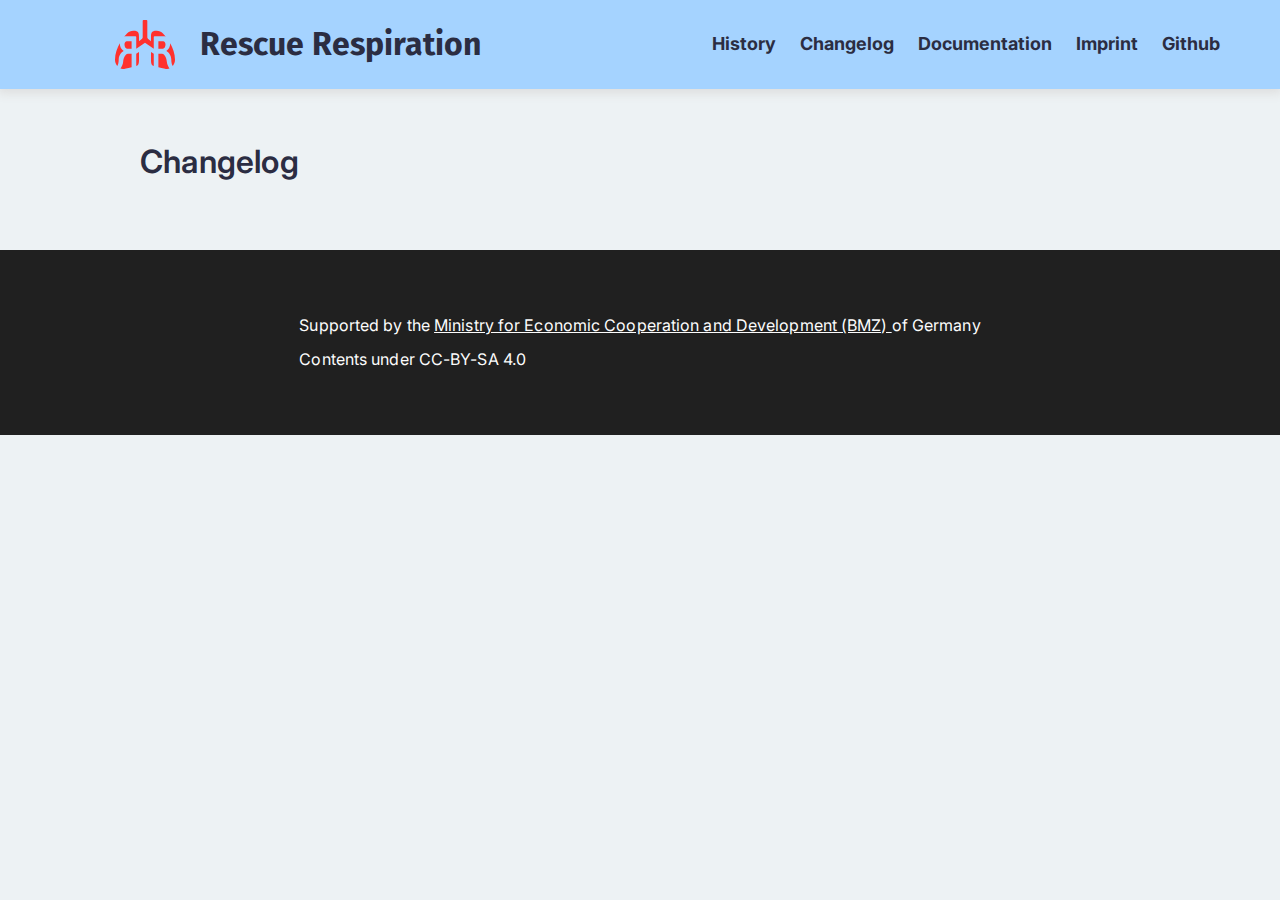
<file: changelog/index.html>
<!DOCTYPE html>
<html lang="en">

<head>
    <meta charset="UTF-8">
    <title>Changelog | Rescue Respiration </title>
    <meta name="viewport" content="width=device-width, initial-scale=1, shrink-to-fit=no">
    <style>
    :root {
        /* Primary theme color */
        --primary-color: #A5D3FF;
        /* Primary theme text color */
        --primary-text-color: #2B2D42;
        /* Primary theme link color */
        --primary-link-color: #D7331D;

        /* Secondary color: the background body color */
        --secondary-color: #EDF2F4;
        --secondary-text-color: #2B2D42;
        /* Highlight text color of table of content */
        --toc-highlight-text-color: #2B2D42;
    }
</style>

    <link href="https://fonts.googleapis.com/css2?family=Inter:wght@400;500;600;700&display=swap" rel="stylesheet">     <link href="https://fonts.googleapis.com/css?family=Fira+Sans:400,500,600&display=swap" rel="stylesheet">
    <link rel="stylesheet" href="/normalize.css">
    <link rel="stylesheet" href="https:&#x2F;&#x2F;felixschloesser.github.io&#x2F;rescue-respiration-website-test&#x2F;juice.css">
    
    
</head>

<body>
    
<header class="box-shadow">
    

<a href="https:&#x2F;&#x2F;felixschloesser.github.io&#x2F;rescue-respiration-website-test&#x2F;">
    <div class="logo">
        <img src="https:&#x2F;&#x2F;felixschloesser.github.io&#x2F;rescue-respiration-website-test&#x2F;lung-red.svg" alt="logo">
        Rescue Respiration
    </div>
</a>

<nav>
    
    <a class="nav-item subtitle-text" href="https:&#x2F;&#x2F;felixschloesser.github.io&#x2F;rescue-respiration-website-test&#x2F;history&#x2F;">History</a>
    
    <a class="nav-item subtitle-text" href="https:&#x2F;&#x2F;felixschloesser.github.io&#x2F;rescue-respiration-website-test&#x2F;changelog&#x2F;">Changelog</a>
    
    <a class="nav-item subtitle-text" href="https:&#x2F;&#x2F;felixschloesser.github.io&#x2F;rescue-respiration-website-test&#x2F;documentation&#x2F;">Documentation</a>
    
    <a class="nav-item subtitle-text" href="https:&#x2F;&#x2F;felixschloesser.github.io&#x2F;rescue-respiration-website-test&#x2F;imprint&#x2F;">Imprint</a>
    
    
        
        <a class="nav-item subtitle-text" href="https:&#x2F;&#x2F;github.com&#x2F;rescue-respiration&#x2F;easyBreathe">Github</a>
        
    
</nav>

</header>


    <main>
        
        
        
        

        <div class="content text">
            
<div class="heading-text">Changelog</div>


        </div>

        
        
    </main>

    
    <footer>
        <small class="subtext">
    <p>Supported by the <a href="https://www.bmz.de/en/">Ministry for Economic Cooperation and Development (BMZ) </a>of Germany<p>
    <p>Contents under CC-BY-SA 4.0</p>
</small>

    </footer>
    
</body>
<script>
    function highlightNav(heading) {
        let pathname = location.pathname;
        document.querySelectorAll(".toc a").forEach((item) => {
            item.classList.remove("active");
        });
        document.querySelector(".toc a[href$='" + pathname + "#" + heading + "']").classList.add("active");
    }

    let currentHeading = "";
    window.onscroll = function () {
        let h = document.querySelectorAll("h1,h2,h3,h4,h5,h6");
        let elementArr = [];

        h.forEach(item => {
            if (item.id !== "") {
                elementArr[item.id] = item.getBoundingClientRect().top;
            }
        });
        elementArr.sort();
        for (let key in elementArr) {
            if (!elementArr.hasOwnProperty(key)) {
                continue;
            }
            if (elementArr[key] > 0 && elementArr[key] < 300) {
                if (currentHeading !== key) {
                    highlightNav(key);
                    currentHeading = key;
                }
                break;
            }
        }
    }
</script>

</html>
</file>
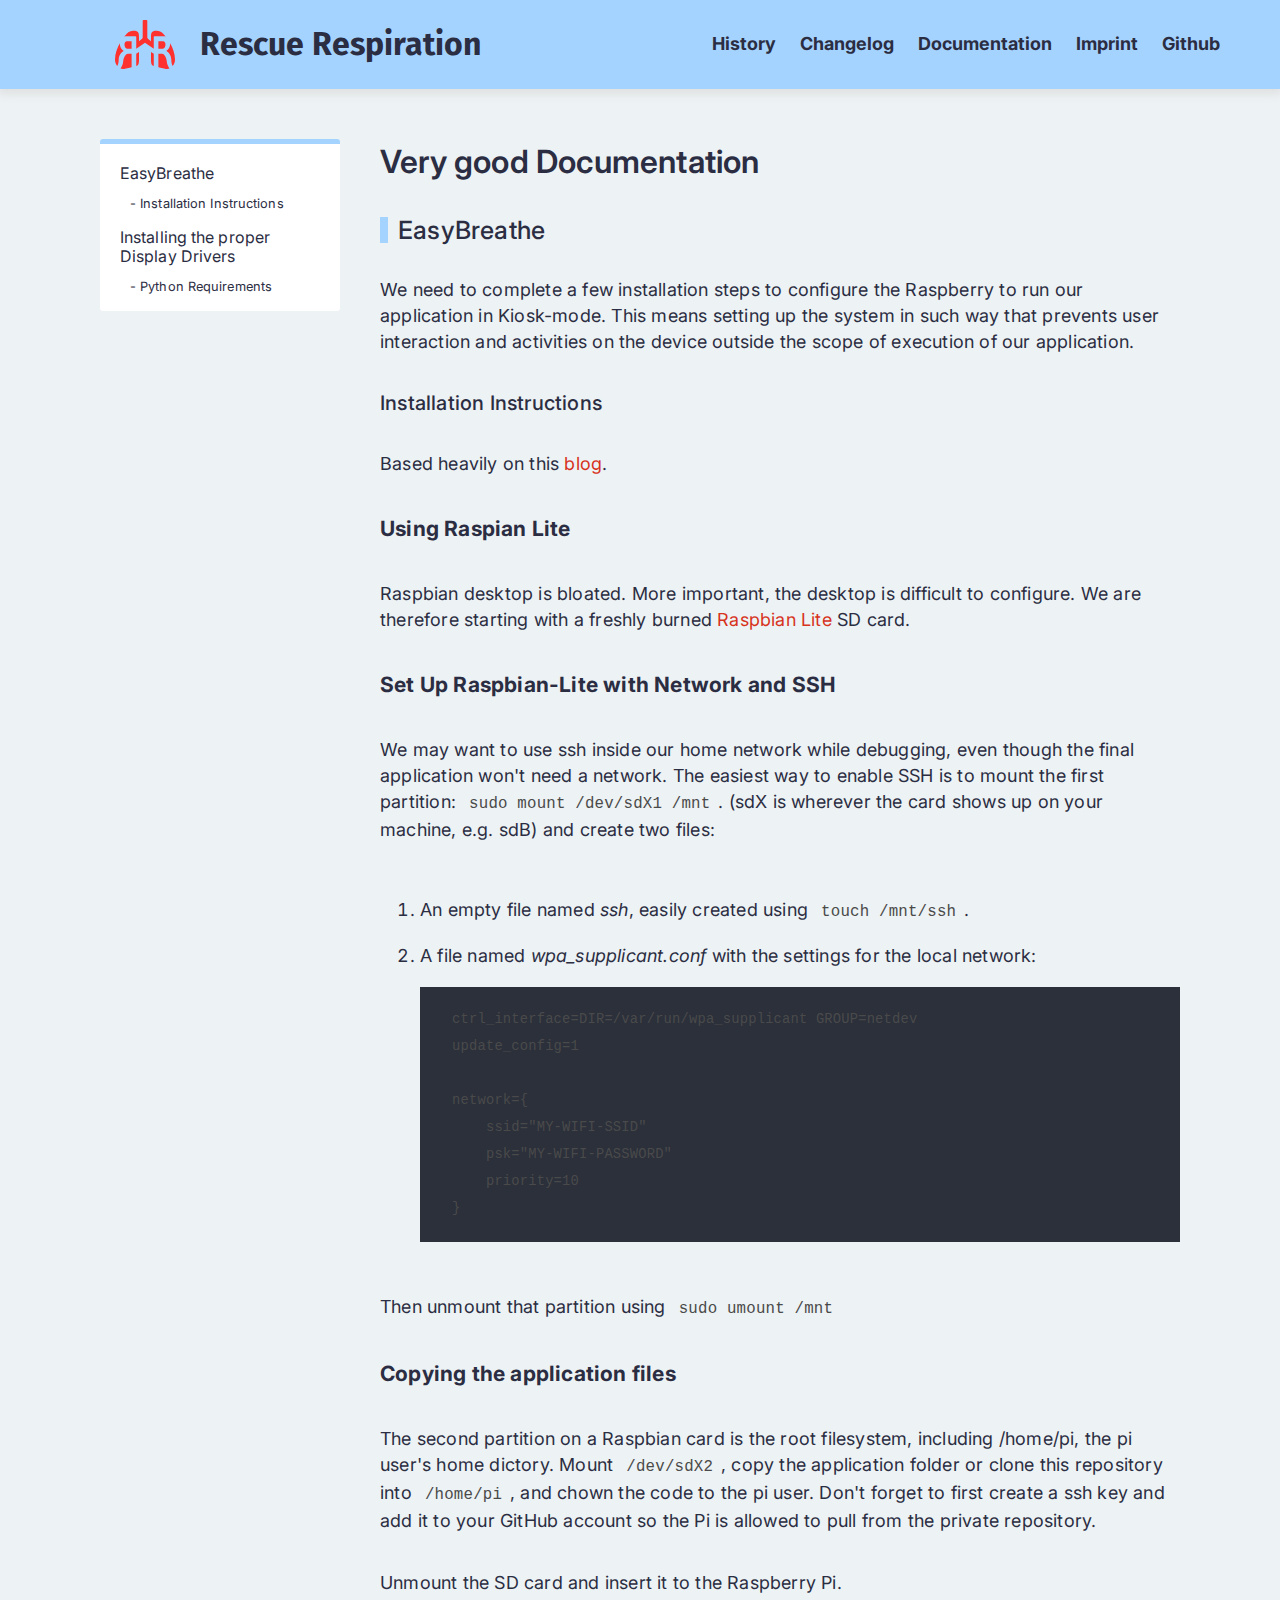
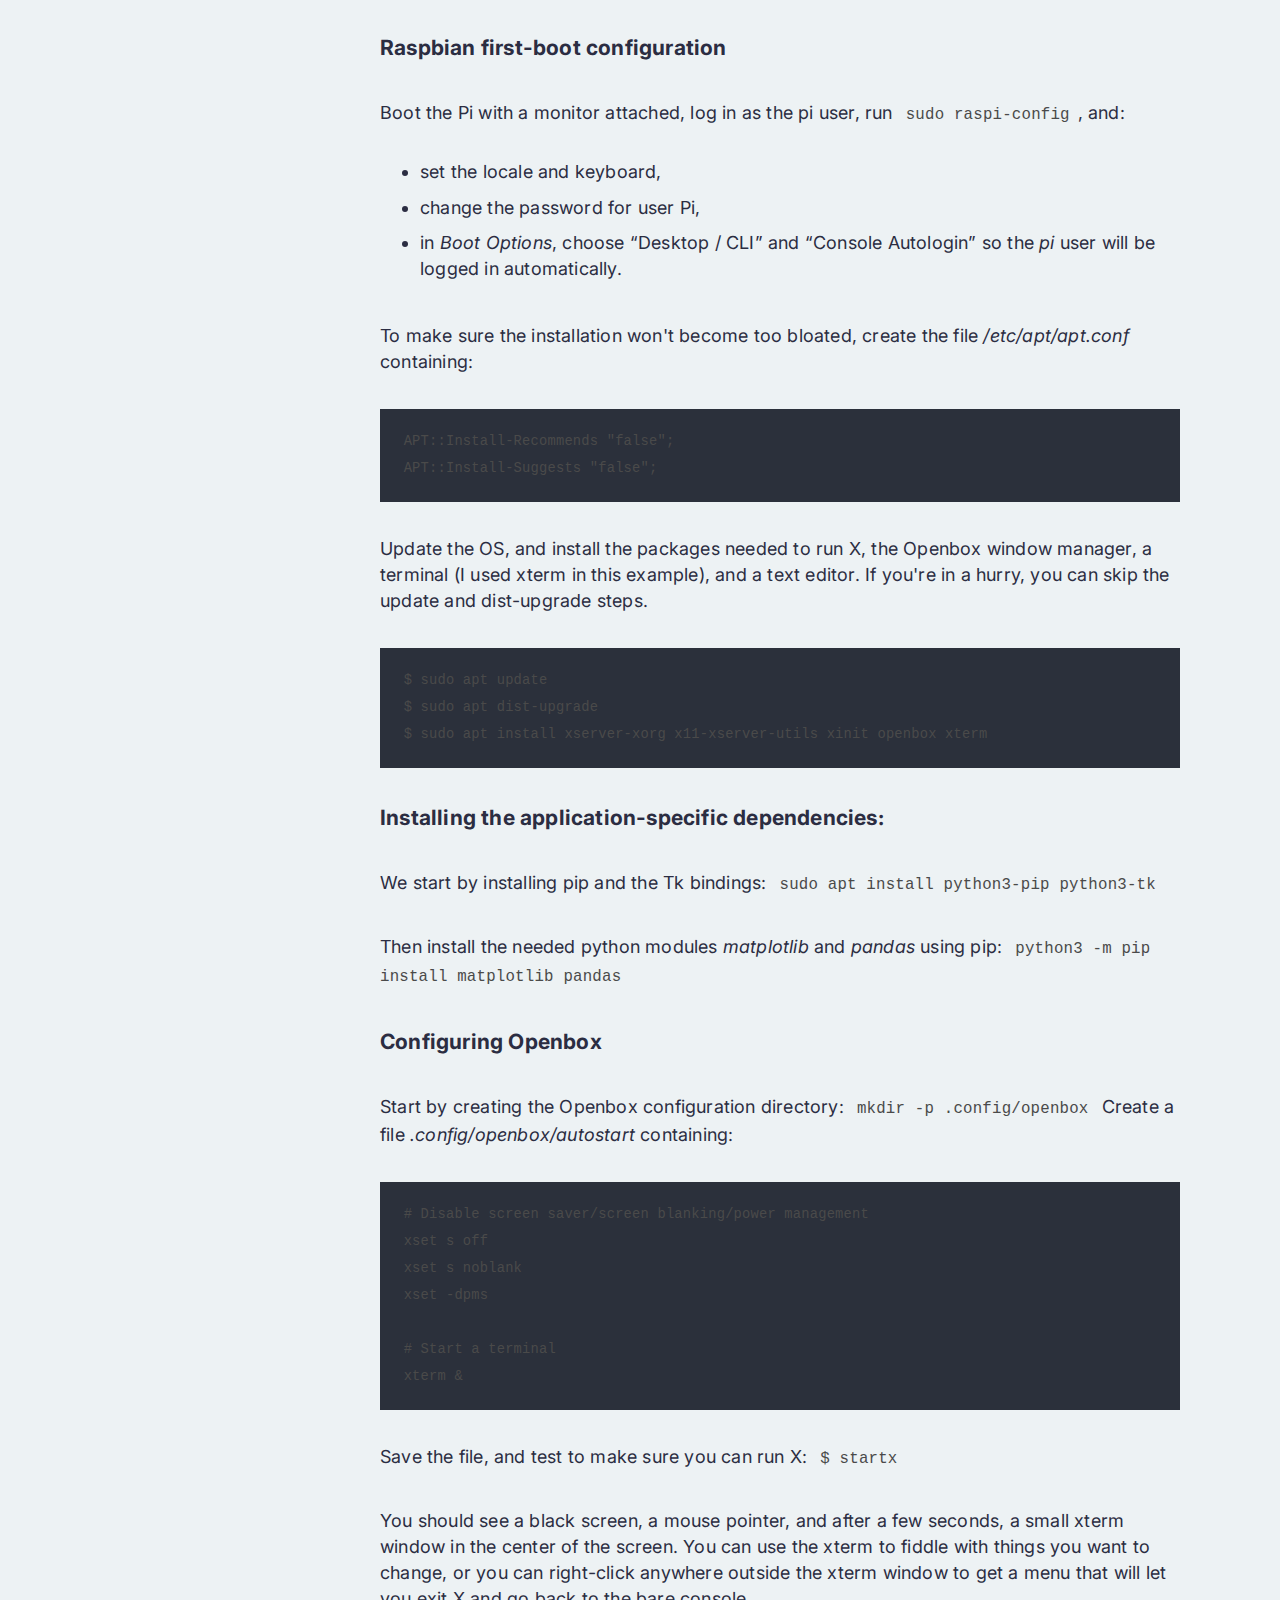
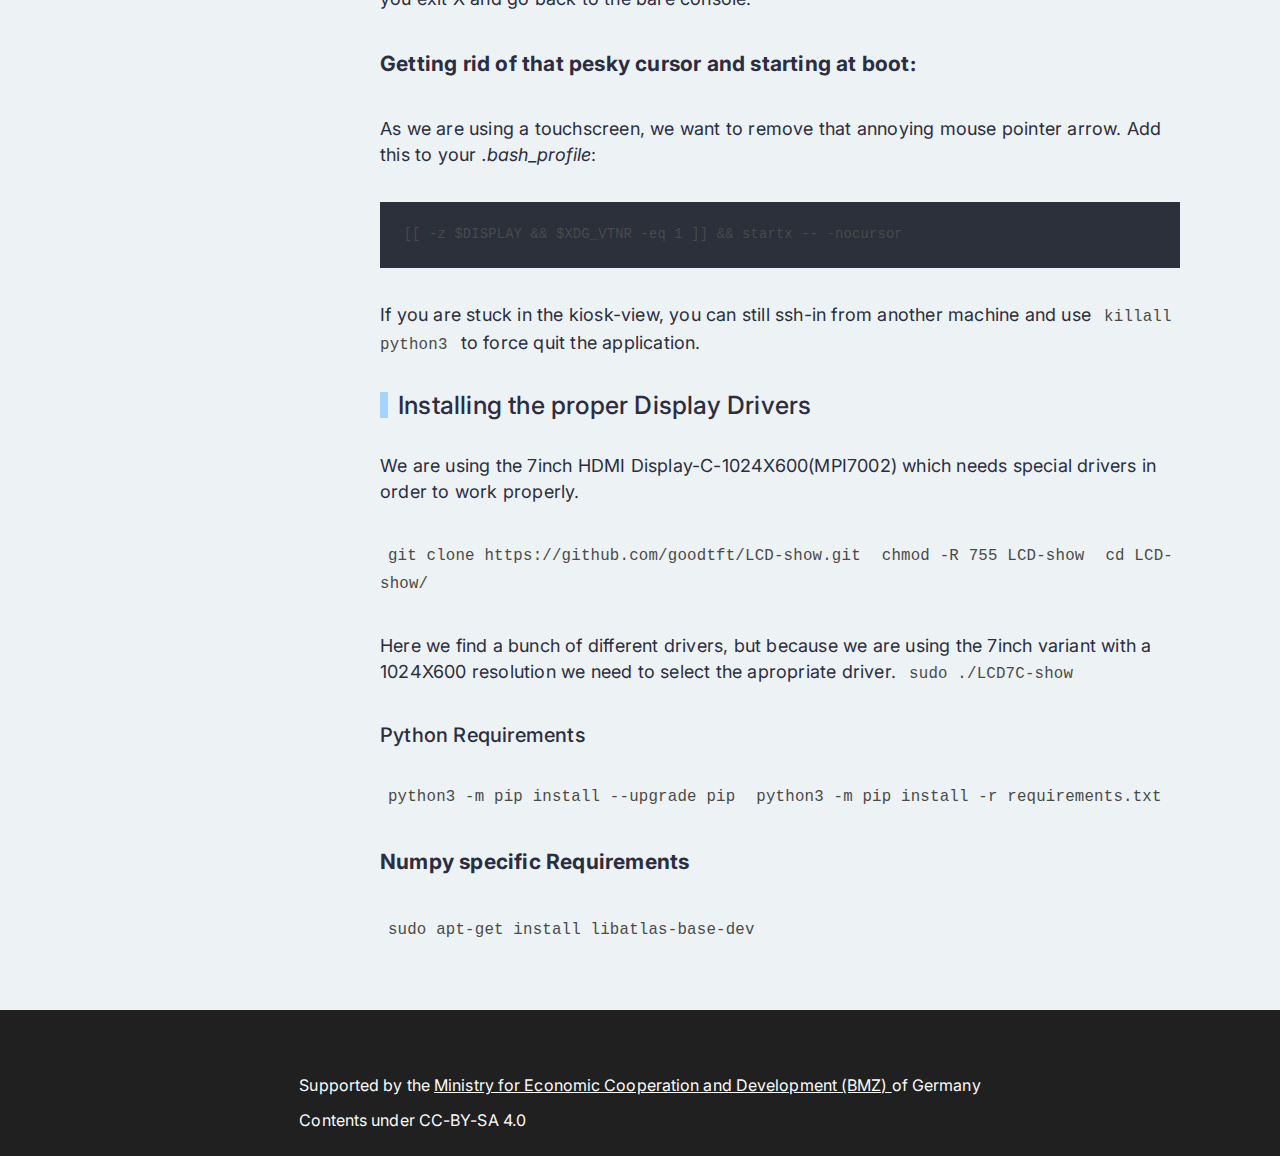
<file: documentation/index.html>
<!DOCTYPE html>
<html lang="en">

<head>
    <meta charset="UTF-8">
    <title>Documentation | Rescue Respiration </title>
    <meta name="viewport" content="width=device-width, initial-scale=1, shrink-to-fit=no">
    <style>
    :root {
        /* Primary theme color */
        --primary-color: #A5D3FF;
        /* Primary theme text color */
        --primary-text-color: #2B2D42;
        /* Primary theme link color */
        --primary-link-color: #D7331D;

        /* Secondary color: the background body color */
        --secondary-color: #EDF2F4;
        --secondary-text-color: #2B2D42;
        /* Highlight text color of table of content */
        --toc-highlight-text-color: #2B2D42;
    }
</style>

    <link href="https://fonts.googleapis.com/css2?family=Inter:wght@400;500;600;700&display=swap" rel="stylesheet">     <link href="https://fonts.googleapis.com/css?family=Fira+Sans:400,500,600&display=swap" rel="stylesheet">
    <link rel="stylesheet" href="/normalize.css">
    <link rel="stylesheet" href="https:&#x2F;&#x2F;felixschloesser.github.io&#x2F;rescue-respiration-website-test&#x2F;juice.css">
    
    
</head>

<body>
    
<header class="box-shadow">
    

<a href="https:&#x2F;&#x2F;felixschloesser.github.io&#x2F;rescue-respiration-website-test&#x2F;">
    <div class="logo">
        <img src="https:&#x2F;&#x2F;felixschloesser.github.io&#x2F;rescue-respiration-website-test&#x2F;lung-red.svg" alt="logo">
        Rescue Respiration
    </div>
</a>

<nav>
    
    <a class="nav-item subtitle-text" href="https:&#x2F;&#x2F;felixschloesser.github.io&#x2F;rescue-respiration-website-test&#x2F;history&#x2F;">History</a>
    
    <a class="nav-item subtitle-text" href="https:&#x2F;&#x2F;felixschloesser.github.io&#x2F;rescue-respiration-website-test&#x2F;changelog&#x2F;">Changelog</a>
    
    <a class="nav-item subtitle-text" href="https:&#x2F;&#x2F;felixschloesser.github.io&#x2F;rescue-respiration-website-test&#x2F;documentation&#x2F;">Documentation</a>
    
    <a class="nav-item subtitle-text" href="https:&#x2F;&#x2F;felixschloesser.github.io&#x2F;rescue-respiration-website-test&#x2F;imprint&#x2F;">Imprint</a>
    
    
        
        <a class="nav-item subtitle-text" href="https:&#x2F;&#x2F;github.com&#x2F;rescue-respiration&#x2F;easyBreathe">Github</a>
        
    
</nav>

</header>


    <main>
        
        
        
        
        
        <div class="toc">
            <div class="toc-sticky">
                
                <div class="toc-item">
                    <a class="subtext" href="https://felixschloesser.github.io/rescue-respiration-website-test/documentation/#easybreathe">EasyBreathe</a>
                </div>
                
                
                <div class="toc-item-child">
                    <a class="subtext" href="https://felixschloesser.github.io/rescue-respiration-website-test/documentation/#installation-instructions"><small>- Installation Instructions</small></a>
                </div>
                
                
                
                <div class="toc-item">
                    <a class="subtext" href="https://felixschloesser.github.io/rescue-respiration-website-test/documentation/#installing-the-proper-display-drivers">Installing the proper Display Drivers</a>
                </div>
                
                
                <div class="toc-item-child">
                    <a class="subtext" href="https://felixschloesser.github.io/rescue-respiration-website-test/documentation/#python-requirements"><small>- Python Requirements</small></a>
                </div>
                
                
                
            </div>
        </div>
        
        

        <div class="content text">
            
<div class="heading-text">Very good Documentation</div>
<h1 id="easybreathe">EasyBreathe</h1>
<p>We need to complete a few installation steps to configure the Raspberry to run our application in Kiosk-mode. This means setting up the system in such way that prevents user interaction and activities on the device outside the scope of execution of our application.</p>
<h2 id="installation-instructions">Installation Instructions</h2>
<p>Based heavily on this <a href="http://shallowsky.com/blog/tech/raspberry-pi-kiosk.html">blog</a>.</p>
<h3 id="using-raspian-lite">Using Raspian Lite</h3>
<p>Raspbian desktop is bloated. More important, the desktop is difficult to configure. We are therefore starting with a freshly burned <a href="https://www.raspberrypi.org/downloads/raspbian/">Raspbian Lite</a> SD card.</p>
<h3 id="set-up-raspbian-lite-with-network-and-ssh">Set Up Raspbian-Lite with Network and SSH</h3>
<p>We may want to use ssh inside our home network while debugging, even though the final application won't need a network. The easiest way to enable SSH is to mount the first partition: <code>sudo mount /dev/sdX1 /mnt</code>.
(sdX is wherever the card shows up on your machine, e.g. sdB) and create two files:</p>
<ol>
<li>
<p>An empty file named <em>ssh</em>, easily created using <code>touch /mnt/ssh</code>.</p>
</li>
<li>
<p>A file named <em>wpa_supplicant.conf</em> with the settings for the local network:</p>
<pre style="background-color:#2b303b;">
<code> ctrl_interface=DIR=/var/run/wpa_supplicant GROUP=netdev
 update_config=1

 network={
     ssid=&quot;MY-WIFI-SSID&quot;
     psk=&quot;MY-WIFI-PASSWORD&quot;
     priority=10
 }
</code></pre></li>
</ol>
<p>Then unmount that partition using <code>sudo umount /mnt</code></p>
<h3 id="copying-the-application-files">Copying the application files</h3>
<p>The second partition on a Raspbian card is the root filesystem, including /home/pi, the pi user's home dictory. Mount <code>/dev/sdX2</code>, copy the application folder or clone this repository into <code>/home/pi</code>, and chown the code to the pi user. Don't forget to first create a ssh key and add it to your GitHub account so the Pi is allowed to pull from the private repository.</p>
<p>Unmount the SD card and insert it to the Raspberry Pi.</p>
<h3 id="raspbian-first-boot-configuration">Raspbian first-boot configuration</h3>
<p>Boot the Pi with a monitor attached, log in as the pi user, run <code>sudo raspi-config</code>, and:</p>
<ul>
<li>set the locale and keyboard,</li>
<li>change the password for user Pi,</li>
<li>in <em>Boot Options</em>, choose “Desktop / CLI” and “Console Autologin” so the <em>pi</em> user will be logged in automatically.</li>
</ul>
<p>To make sure the installation won't become too bloated, create the file <em>/etc/apt/apt.conf</em> containing:</p>
<pre style="background-color:#2b303b;">
<code>APT::Install-Recommends &quot;false&quot;;
APT::Install-Suggests &quot;false&quot;;
</code></pre>
<p>Update the OS, and install the packages needed to run X, the Openbox window manager, a terminal (I used xterm in this example), and a text editor. If you're in a hurry, you can skip the update and dist-upgrade steps.</p>
<pre style="background-color:#2b303b;">
<code>$ sudo apt update
$ sudo apt dist-upgrade
$ sudo apt install xserver-xorg x11-xserver-utils xinit openbox xterm
</code></pre><h3 id="installing-the-application-specific-dependencies">Installing the application-specific dependencies:</h3>
<p>We start by installing pip and the Tk bindings: <code>sudo apt install python3-pip python3-tk</code></p>
<p>Then install the needed python modules <em>matplotlib</em> and <em>pandas</em> using pip: <code>python3 -m pip install matplotlib pandas</code></p>
<h3 id="configuring-openbox">Configuring Openbox</h3>
<p>Start by creating the Openbox configuration directory: <code>mkdir -p .config/openbox</code>
Create a file <em>.config/openbox/autostart</em> containing:</p>
<pre style="background-color:#2b303b;">
<code># Disable screen saver/screen blanking/power management
xset s off
xset s noblank
xset -dpms

# Start a terminal
xterm &amp;
</code></pre>
<p>Save the file, and test to make sure you can run X: <code>$ startx</code></p>
<p>You should see a black screen, a mouse pointer, and after a few seconds, a small xterm window in the center of the screen. You can use the xterm to fiddle with things you want to change, or you can right-click anywhere outside the xterm window to get a menu that will let you exit X and go back to the bare console.</p>
<h3 id="getting-rid-of-that-pesky-cursor-and-starting-at-boot">Getting rid of that pesky cursor and starting at boot:</h3>
<p>As we are using a touchscreen, we want to remove that annoying mouse pointer arrow. Add this to your <em>.bash_profile</em>:</p>
<pre style="background-color:#2b303b;">
<code>[[ -z $DISPLAY &amp;&amp; $XDG_VTNR -eq 1 ]] &amp;&amp; startx -- -nocursor
</code></pre>
<p>If you are stuck in the kiosk-view, you can still ssh-in from another machine and use <code>killall python3</code> to force quit the application.</p>
<h1 id="installing-the-proper-display-drivers">Installing the proper Display Drivers</h1>
<p>We are using the 7inch HDMI Display-C-1024X600(MPI7002) which needs special drivers in order to work properly.</p>
<p><code>git clone https://github.com/goodtft/LCD-show.git</code>
<code>chmod -R 755 LCD-show</code>
<code>cd LCD-show/</code></p>
<p>Here we find a bunch of different drivers, but because we are using the 7inch variant with a 1024X600 resolution we need to select the apropriate driver.
<code>sudo ./LCD7C-show</code></p>
<h2 id="python-requirements">Python Requirements</h2>
<p><code>python3 -m pip install --upgrade pip</code>
<code>python3 -m pip install -r requirements.txt</code></p>
<h3 id="numpy-specific-requirements">Numpy specific Requirements</h3>
<p><code>sudo apt-get install libatlas-base-dev</code></p>


        </div>

        
        
    </main>

    
    <footer>
        <small class="subtext">
    <p>Supported by the <a href="https://www.bmz.de/en/">Ministry for Economic Cooperation and Development (BMZ) </a>of Germany<p>
    <p>Contents under CC-BY-SA 4.0</p>
</small>

    </footer>
    
</body>
<script>
    function highlightNav(heading) {
        let pathname = location.pathname;
        document.querySelectorAll(".toc a").forEach((item) => {
            item.classList.remove("active");
        });
        document.querySelector(".toc a[href$='" + pathname + "#" + heading + "']").classList.add("active");
    }

    let currentHeading = "";
    window.onscroll = function () {
        let h = document.querySelectorAll("h1,h2,h3,h4,h5,h6");
        let elementArr = [];

        h.forEach(item => {
            if (item.id !== "") {
                elementArr[item.id] = item.getBoundingClientRect().top;
            }
        });
        elementArr.sort();
        for (let key in elementArr) {
            if (!elementArr.hasOwnProperty(key)) {
                continue;
            }
            if (elementArr[key] > 0 && elementArr[key] < 300) {
                if (currentHeading !== key) {
                    highlightNav(key);
                    currentHeading = key;
                }
                break;
            }
        }
    }
</script>

</html>
</file>
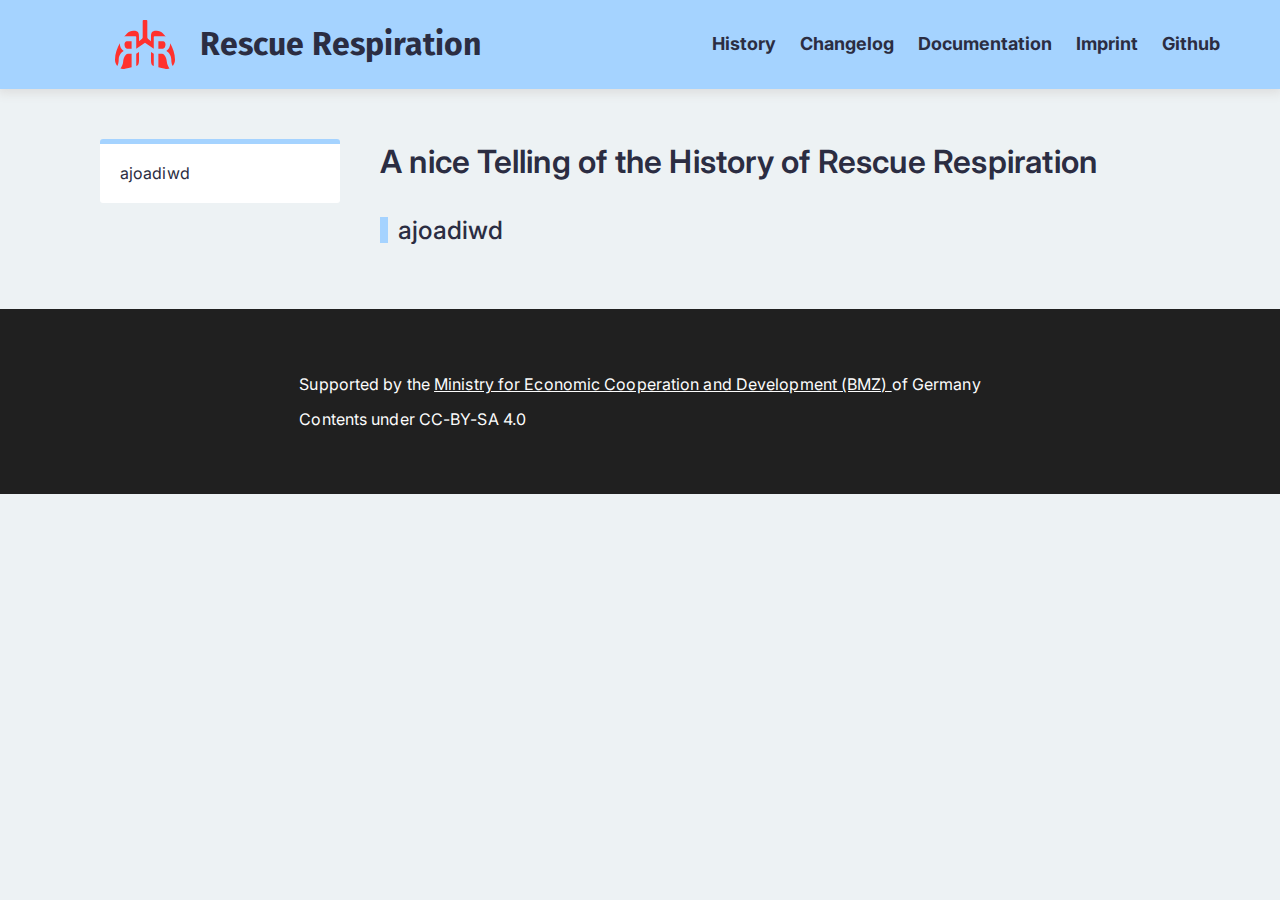
<file: history/index.html>
<!DOCTYPE html>
<html lang="en">

<head>
    <meta charset="UTF-8">
    <title>History | Rescue Respiration </title>
    <meta name="viewport" content="width=device-width, initial-scale=1, shrink-to-fit=no">
    <style>
    :root {
        /* Primary theme color */
        --primary-color: #A5D3FF;
        /* Primary theme text color */
        --primary-text-color: #2B2D42;
        /* Primary theme link color */
        --primary-link-color: #D7331D;

        /* Secondary color: the background body color */
        --secondary-color: #EDF2F4;
        --secondary-text-color: #2B2D42;
        /* Highlight text color of table of content */
        --toc-highlight-text-color: #2B2D42;
    }
</style>

    <link href="https://fonts.googleapis.com/css2?family=Inter:wght@400;500;600;700&display=swap" rel="stylesheet">     <link href="https://fonts.googleapis.com/css?family=Fira+Sans:400,500,600&display=swap" rel="stylesheet">
    <link rel="stylesheet" href="/normalize.css">
    <link rel="stylesheet" href="https:&#x2F;&#x2F;felixschloesser.github.io&#x2F;rescue-respiration-website-test&#x2F;juice.css">
    
    
</head>

<body>
    
<header class="box-shadow">
    

<a href="https:&#x2F;&#x2F;felixschloesser.github.io&#x2F;rescue-respiration-website-test&#x2F;">
    <div class="logo">
        <img src="https:&#x2F;&#x2F;felixschloesser.github.io&#x2F;rescue-respiration-website-test&#x2F;lung-red.svg" alt="logo">
        Rescue Respiration
    </div>
</a>

<nav>
    
    <a class="nav-item subtitle-text" href="https:&#x2F;&#x2F;felixschloesser.github.io&#x2F;rescue-respiration-website-test&#x2F;history&#x2F;">History</a>
    
    <a class="nav-item subtitle-text" href="https:&#x2F;&#x2F;felixschloesser.github.io&#x2F;rescue-respiration-website-test&#x2F;changelog&#x2F;">Changelog</a>
    
    <a class="nav-item subtitle-text" href="https:&#x2F;&#x2F;felixschloesser.github.io&#x2F;rescue-respiration-website-test&#x2F;documentation&#x2F;">Documentation</a>
    
    <a class="nav-item subtitle-text" href="https:&#x2F;&#x2F;felixschloesser.github.io&#x2F;rescue-respiration-website-test&#x2F;imprint&#x2F;">Imprint</a>
    
    
        
        <a class="nav-item subtitle-text" href="https:&#x2F;&#x2F;github.com&#x2F;rescue-respiration&#x2F;easyBreathe">Github</a>
        
    
</nav>

</header>


    <main>
        
        
        
        
        
        <div class="toc">
            <div class="toc-sticky">
                
                <div class="toc-item">
                    <a class="subtext" href="https://felixschloesser.github.io/rescue-respiration-website-test/history/#ajoadiwd">ajoadiwd</a>
                </div>
                
                
            </div>
        </div>
        
        

        <div class="content text">
            
<div class="heading-text">A nice Telling of the History of Rescue Respiration</div>
<h1 id="ajoadiwd">ajoadiwd</h1>


        </div>

        
        
    </main>

    
    <footer>
        <small class="subtext">
    <p>Supported by the <a href="https://www.bmz.de/en/">Ministry for Economic Cooperation and Development (BMZ) </a>of Germany<p>
    <p>Contents under CC-BY-SA 4.0</p>
</small>

    </footer>
    
</body>
<script>
    function highlightNav(heading) {
        let pathname = location.pathname;
        document.querySelectorAll(".toc a").forEach((item) => {
            item.classList.remove("active");
        });
        document.querySelector(".toc a[href$='" + pathname + "#" + heading + "']").classList.add("active");
    }

    let currentHeading = "";
    window.onscroll = function () {
        let h = document.querySelectorAll("h1,h2,h3,h4,h5,h6");
        let elementArr = [];

        h.forEach(item => {
            if (item.id !== "") {
                elementArr[item.id] = item.getBoundingClientRect().top;
            }
        });
        elementArr.sort();
        for (let key in elementArr) {
            if (!elementArr.hasOwnProperty(key)) {
                continue;
            }
            if (elementArr[key] > 0 && elementArr[key] < 300) {
                if (currentHeading !== key) {
                    highlightNav(key);
                    currentHeading = key;
                }
                break;
            }
        }
    }
</script>

</html>
</file>
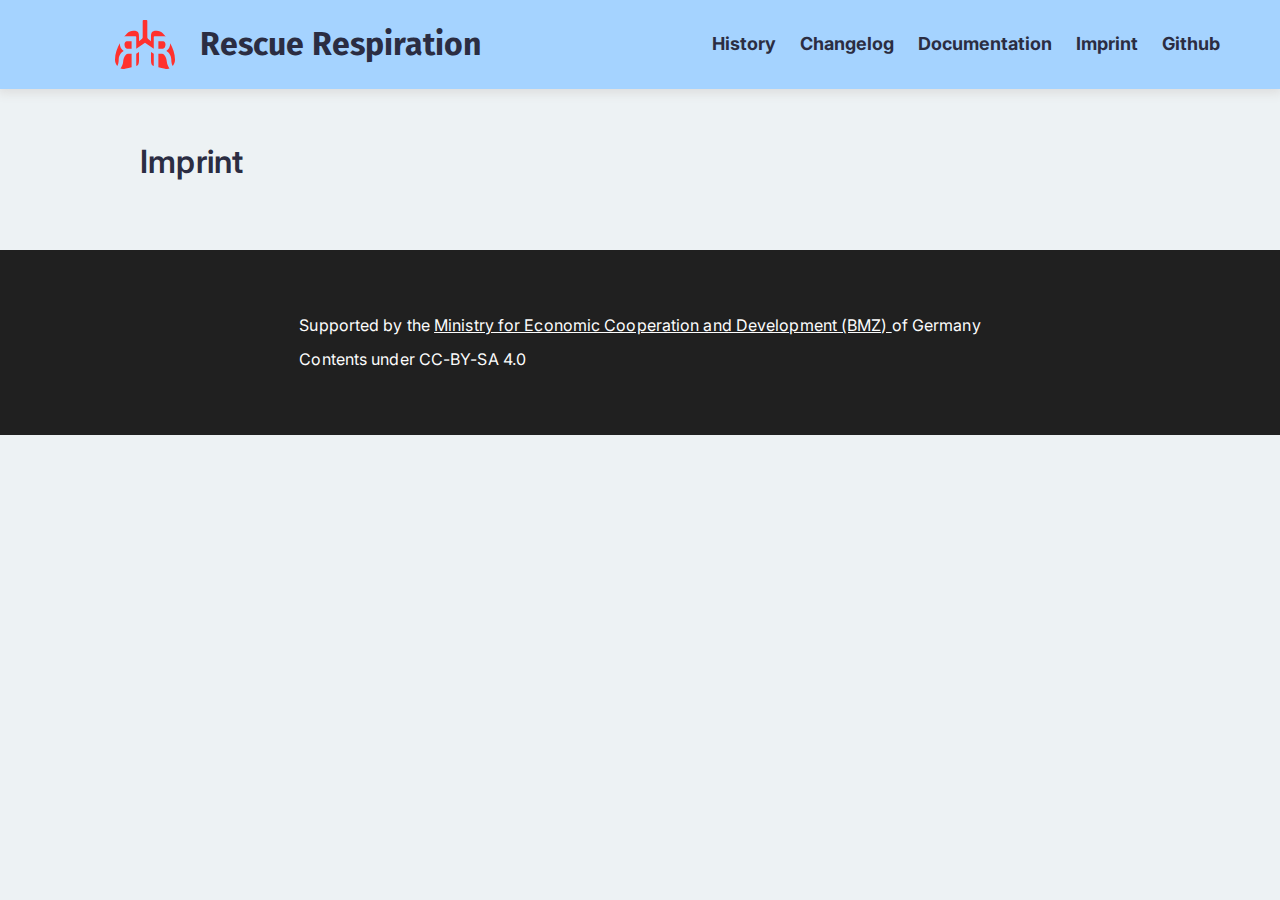
<file: imprint/index.html>
<!DOCTYPE html>
<html lang="en">

<head>
    <meta charset="UTF-8">
    <title>Imprint | Rescue Respiration </title>
    <meta name="viewport" content="width=device-width, initial-scale=1, shrink-to-fit=no">
    <style>
    :root {
        /* Primary theme color */
        --primary-color: #A5D3FF;
        /* Primary theme text color */
        --primary-text-color: #2B2D42;
        /* Primary theme link color */
        --primary-link-color: #D7331D;

        /* Secondary color: the background body color */
        --secondary-color: #EDF2F4;
        --secondary-text-color: #2B2D42;
        /* Highlight text color of table of content */
        --toc-highlight-text-color: #2B2D42;
    }
</style>

    <link href="https://fonts.googleapis.com/css2?family=Inter:wght@400;500;600;700&display=swap" rel="stylesheet">     <link href="https://fonts.googleapis.com/css?family=Fira+Sans:400,500,600&display=swap" rel="stylesheet">
    <link rel="stylesheet" href="/normalize.css">
    <link rel="stylesheet" href="https:&#x2F;&#x2F;felixschloesser.github.io&#x2F;rescue-respiration-website-test&#x2F;juice.css">
    
    
</head>

<body>
    
<header class="box-shadow">
    

<a href="https:&#x2F;&#x2F;felixschloesser.github.io&#x2F;rescue-respiration-website-test&#x2F;">
    <div class="logo">
        <img src="https:&#x2F;&#x2F;felixschloesser.github.io&#x2F;rescue-respiration-website-test&#x2F;lung-red.svg" alt="logo">
        Rescue Respiration
    </div>
</a>

<nav>
    
    <a class="nav-item subtitle-text" href="https:&#x2F;&#x2F;felixschloesser.github.io&#x2F;rescue-respiration-website-test&#x2F;history&#x2F;">History</a>
    
    <a class="nav-item subtitle-text" href="https:&#x2F;&#x2F;felixschloesser.github.io&#x2F;rescue-respiration-website-test&#x2F;changelog&#x2F;">Changelog</a>
    
    <a class="nav-item subtitle-text" href="https:&#x2F;&#x2F;felixschloesser.github.io&#x2F;rescue-respiration-website-test&#x2F;documentation&#x2F;">Documentation</a>
    
    <a class="nav-item subtitle-text" href="https:&#x2F;&#x2F;felixschloesser.github.io&#x2F;rescue-respiration-website-test&#x2F;imprint&#x2F;">Imprint</a>
    
    
        
        <a class="nav-item subtitle-text" href="https:&#x2F;&#x2F;github.com&#x2F;rescue-respiration&#x2F;easyBreathe">Github</a>
        
    
</nav>

</header>


    <main>
        
        
        
        

        <div class="content text">
            
<div class="heading-text">Imprint</div>


        </div>

        
        
    </main>

    
    <footer>
        <small class="subtext">
    <p>Supported by the <a href="https://www.bmz.de/en/">Ministry for Economic Cooperation and Development (BMZ) </a>of Germany<p>
    <p>Contents under CC-BY-SA 4.0</p>
</small>

    </footer>
    
</body>
<script>
    function highlightNav(heading) {
        let pathname = location.pathname;
        document.querySelectorAll(".toc a").forEach((item) => {
            item.classList.remove("active");
        });
        document.querySelector(".toc a[href$='" + pathname + "#" + heading + "']").classList.add("active");
    }

    let currentHeading = "";
    window.onscroll = function () {
        let h = document.querySelectorAll("h1,h2,h3,h4,h5,h6");
        let elementArr = [];

        h.forEach(item => {
            if (item.id !== "") {
                elementArr[item.id] = item.getBoundingClientRect().top;
            }
        });
        elementArr.sort();
        for (let key in elementArr) {
            if (!elementArr.hasOwnProperty(key)) {
                continue;
            }
            if (elementArr[key] > 0 && elementArr[key] < 300) {
                if (currentHeading !== key) {
                    highlightNav(key);
                    currentHeading = key;
                }
                break;
            }
        }
    }
</script>

</html>
</file>
